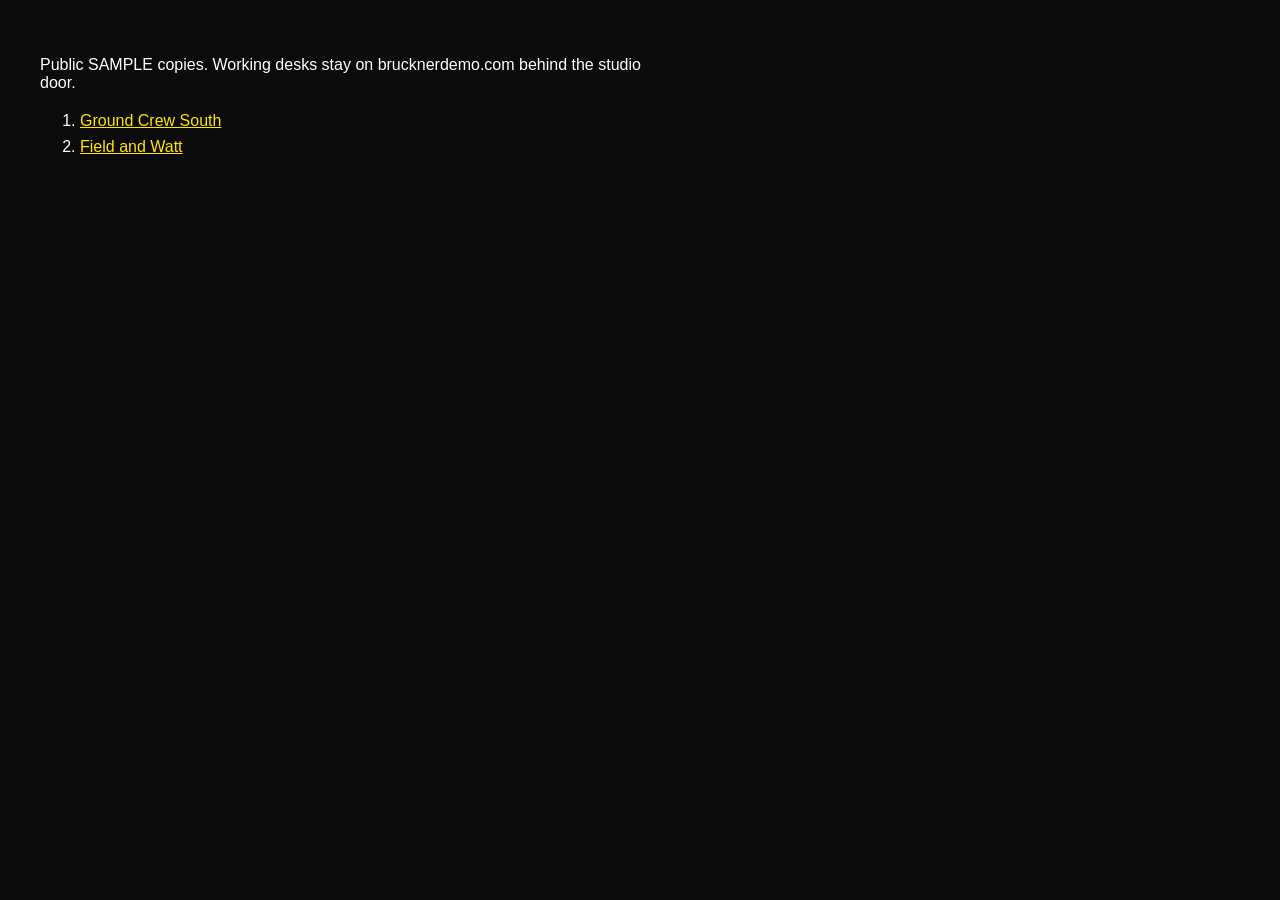
<file: index.html>
<!doctype html>
<html lang="en">
  <head>
    <meta charset="utf-8" />
    <meta name="viewport" content="width=device-width, initial-scale=1" />
    <title>BRIK public desks</title>
    <style>
      body { background:#0B0B0B; color:#fff; font-family:sans-serif; padding:2rem; max-width:40rem; }
      a { color:#ffe500; }
      ol { line-height:1.6; }
    </style>
  </head>
  <body>
    <p>Public SAMPLE copies. Working desks stay on brucknerdemo.com behind the studio door.</p>
    <ol>
      <li><a href="/ground-crew-south/">Ground Crew South</a></li>
      <li><a href="/field-and-watt/">Field and Watt</a></li>
    </ol>
  </body>
</html>
</file>
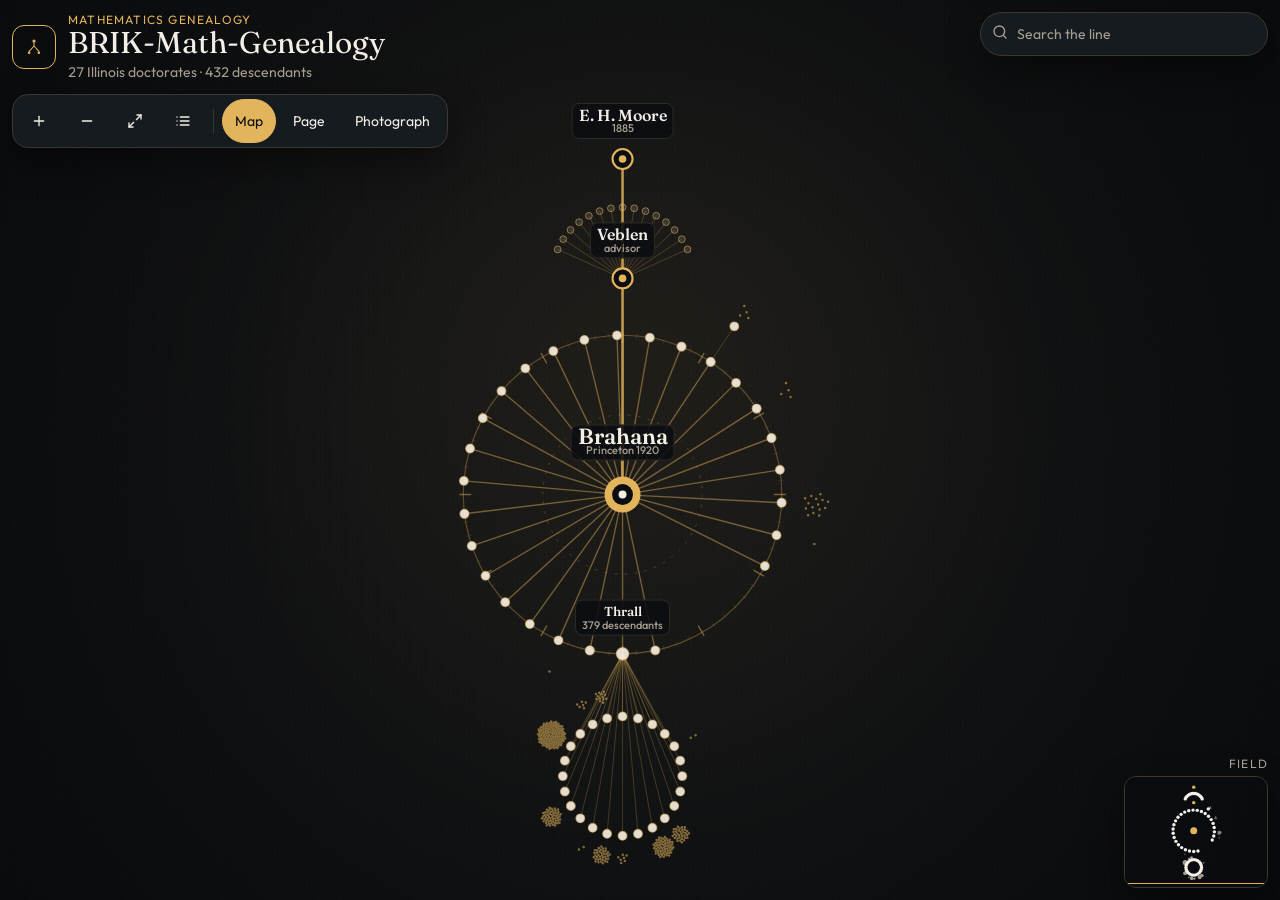
<file: brik-math-genealogy/index.html>
<!doctype html>
<html lang="en">
  <head>
    <meta charset="utf-8" />
    <meta name="viewport" content="width=device-width, initial-scale=1" />
    <title>BRIK-Math-Genealogy</title>
    <link rel="preconnect" href="https://fonts.googleapis.com" />
    <link rel="preconnect" href="https://fonts.gstatic.com" crossorigin />
    <link
      href="https://fonts.googleapis.com/css2?family=Fraunces:opsz,wght@9..144,560;9..144,640&family=Outfit:wght@380;520;600&display=swap"
      rel="stylesheet"
    />
    <script type="module" crossorigin src="./assets/index-CFIhoujj.js"></script>
    <link rel="stylesheet" crossorigin href="./assets/style-Bgqzj1Dq.css">
  </head>
  <body class="h-dvh overflow-hidden bg-ink font-sans text-paper antialiased">
    <div id="root" class="h-dvh"></div>
  </body>
</html>
</file>
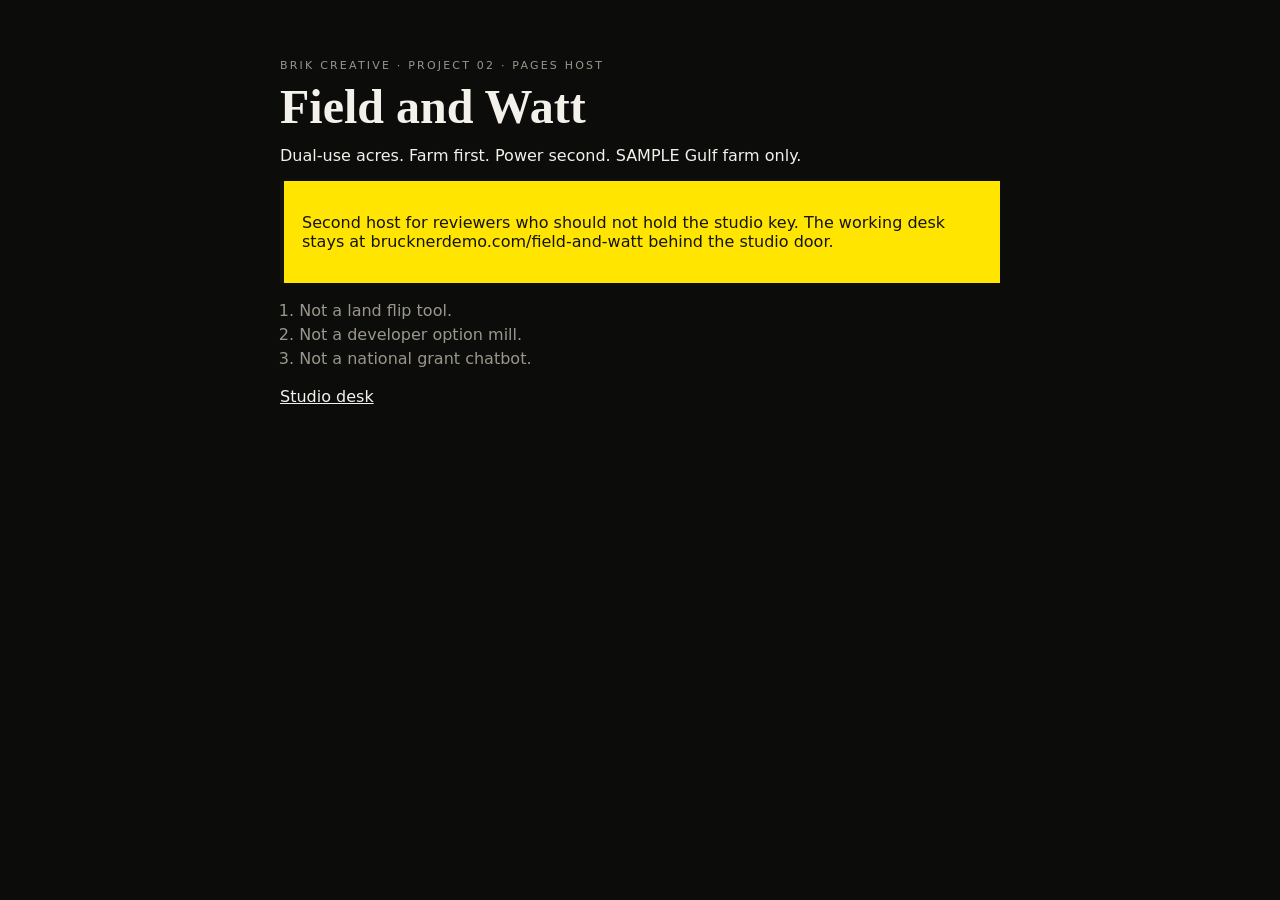
<file: field-and-watt/index.html>
<!doctype html>
<html lang="en">
  <head>
    <meta charset="utf-8" />
    <meta name="viewport" content="width=device-width, initial-scale=1" />
    <title>Field and Watt · SAMPLE</title>
    <meta name="robots" content="noindex" />
    <style>
      :root { color-scheme: dark; }
      body { margin: 0; font-family: Figtree, ui-sans-serif, system-ui, sans-serif; background: #0c0c0b; color: #f3f1ea; }
      main { max-width: 720px; margin: 0 auto; padding: 48px 20px; }
      p.kicker { font-size: 11px; letter-spacing: .2em; text-transform: uppercase; color: #9a968b; }
      h1 { font-family: Georgia, serif; font-size: 48px; line-height: .95; margin: 12px 0 16px; }
      .box { background: #ffe500; color: #14140f; padding: 16px 18px; border-left: 4px solid #14140f; }
      a { color: inherit; }
      ol { padding-left: 1.2rem; line-height: 1.5; color: #9a968b; }
    </style>
  </head>
  <body>
    <main>
      <p class="kicker">BRIK Creative · Project 02 · Pages host</p>
      <h1>Field and Watt</h1>
      <p>Dual-use acres. Farm first. Power second. SAMPLE Gulf farm only.</p>
      <div class="box">
        <p>Second host for reviewers who should not hold the studio key. The working desk stays at brucknerdemo.com/field-and-watt behind the studio door.</p>
      </div>
      <ol>
        <li>Not a land flip tool.</li>
        <li>Not a developer option mill.</li>
        <li>Not a national grant chatbot.</li>
      </ol>
      <p><a href="https://brucknerdemo.com/field-and-watt/">Studio desk</a></p>
    </main>
  </body>
</html>
</file>
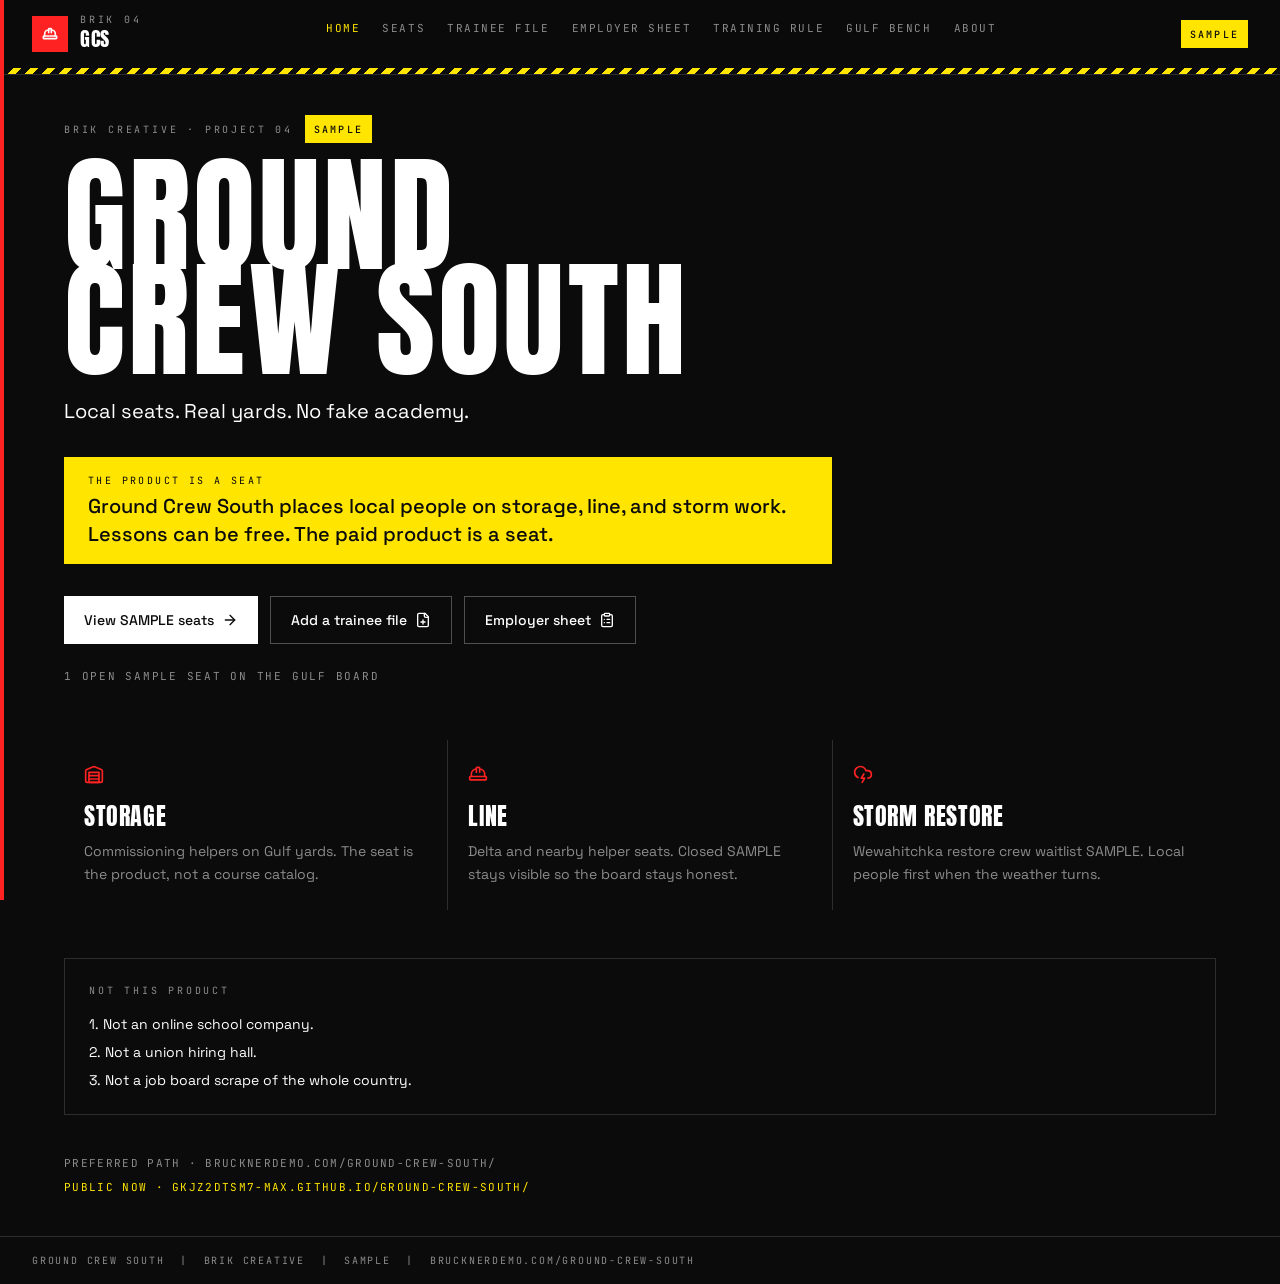
<file: ground-crew-south/index.html>
<!doctype html>
<html lang="en" class="antialiased">
  <head>
    <meta charset="UTF-8" />
    <meta name="viewport" content="width=device-width, initial-scale=1" />
    <title>Ground Crew South</title>
    <meta
      name="description"
      content="Ground Crew South places local people on storage, line, and storm work. Lessons can be free. The paid product is a seat. SAMPLE seed only."
    />
    <meta name="theme-color" content="#0B0B0B" />
    <link rel="icon" type="image/svg+xml" href="/ground-crew-south/favicon.svg" />
    <link rel="preconnect" href="https://fonts.googleapis.com" />
    <link rel="preconnect" href="https://fonts.gstatic.com" crossorigin />
    <link
      rel="stylesheet"
      href="https://fonts.googleapis.com/css2?family=Anton&family=JetBrains+Mono:wght@400;500&family=Space+Grotesk:wght@400;500;600;700&display=swap"
    />
    <script type="module" crossorigin src="/ground-crew-south/assets/index-BOOY41tv.js"></script>
    <link rel="stylesheet" crossorigin href="/ground-crew-south/assets/index-DjBgbU3O.css">
  </head>
  <body>
    <div id="root"></div>
  </body>
</html>
</file>
<file: brik-math-genealogy/assets/style-Bgqzj1Dq.css>
/*! tailwindcss v4.3.3 | MIT License | https://tailwindcss.com */
@layer properties{@supports (((-webkit-hyphens:none)) and (not (margin-trim:inline))) or ((-moz-orient:inline) and (not (color:rgb(from red r g b)))){*,:before,:after,::backdrop{--tw-rotate-x:initial;--tw-rotate-y:initial;--tw-rotate-z:initial;--tw-skew-x:initial;--tw-skew-y:initial;--tw-space-y-reverse:0;--tw-border-style:solid;--tw-leading:initial;--tw-font-weight:initial;--tw-tracking:initial;--tw-ordinal:initial;--tw-slashed-zero:initial;--tw-numeric-figure:initial;--tw-numeric-spacing:initial;--tw-numeric-fraction:initial;--tw-shadow:0 0 #0000;--tw-shadow-color:initial;--tw-shadow-alpha:100%;--tw-inset-shadow:0 0 #0000;--tw-inset-shadow-color:initial;--tw-inset-shadow-alpha:100%;--tw-ring-color:initial;--tw-ring-shadow:0 0 #0000;--tw-inset-ring-color:initial;--tw-inset-ring-shadow:0 0 #0000;--tw-ring-inset:initial;--tw-ring-offset-width:0px;--tw-ring-offset-color:#fff;--tw-ring-offset-shadow:0 0 #0000;--tw-blur:initial;--tw-brightness:initial;--tw-contrast:initial;--tw-grayscale:initial;--tw-hue-rotate:initial;--tw-invert:initial;--tw-opacity:initial;--tw-saturate:initial;--tw-sepia:initial;--tw-drop-shadow:initial;--tw-drop-shadow-color:initial;--tw-drop-shadow-alpha:100%;--tw-drop-shadow-size:initial}}}@layer theme{:root,:host{--font-sans:"Outfit", "Avenir Next", "Segoe UI", sans-serif;--font-mono:ui-monospace, SFMono-Regular, Menlo, Monaco, Consolas, "Liberation Mono", "Courier New", monospace;--color-red-500:oklch(63.7% .237 25.331);--color-zinc-50:oklch(98.5% 0 none);--color-zinc-400:oklch(70.5% .015 286.067);--color-zinc-500:oklch(55.2% .016 285.938);--color-zinc-900:oklch(21% .006 285.885);--color-zinc-950:oklch(14.1% .005 285.823);--color-neutral-100:oklch(97% 0 none);--color-neutral-300:oklch(87% 0 none);--color-neutral-700:oklch(37.1% 0 none);--color-neutral-900:oklch(20.5% 0 none);--color-black:#000;--color-white:#fff;--spacing:.25rem;--container-sm:24rem;--container-md:28rem;--text-xs:.75rem;--text-xs--line-height:calc(1 / .75);--text-sm:.875rem;--text-sm--line-height:calc(1.25 / .875);--text-lg:1.125rem;--text-lg--line-height:calc(1.75 / 1.125);--text-xl:1.25rem;--text-xl--line-height:calc(1.75 / 1.25);--text-2xl:1.5rem;--text-2xl--line-height:calc(2 / 1.5);--text-3xl:1.875rem;--text-3xl--line-height:calc(2.25 / 1.875);--font-weight-medium:500;--font-weight-semibold:600;--tracking-wide:.025em;--tracking-widest:.1em;--leading-tight:1.25;--leading-relaxed:1.625;--radius-md:.375rem;--radius-lg:.5rem;--radius-xl:.75rem;--radius-2xl:1rem;--default-transition-duration:.15s;--default-transition-timing-function:cubic-bezier(.4, 0, .2, 1);--default-font-family:var(--font-sans);--default-mono-font-family:var(--font-mono);--color-ink:#0b0d10;--color-panel:#161b20;--color-line:#3e372f;--color-stone:#a79f91;--color-paper:#f4efe6;--color-brass:#e2b45c;--font-display:"Fraunces", Palatino, "Palatino Linotype", "Times New Roman", serif}}@layer base{*,:after,:before,::backdrop{box-sizing:border-box;border:0 solid;margin:0;padding:0}::file-selector-button{box-sizing:border-box;border:0 solid;margin:0;padding:0}html,:host{-webkit-text-size-adjust:100%;tab-size:4;line-height:1.5;font-family:var(--default-font-family,-apple-system, BlinkMacSystemFont, "Segoe UI", Roboto, "Helvetica Neue", "Noto Sans", Arial, sans-serif, "Apple Color Emoji", "Segoe UI Emoji", "Segoe UI Symbol", "Noto Color Emoji");font-feature-settings:var(--default-font-feature-settings,normal);font-variation-settings:var(--default-font-variation-settings,normal);-webkit-tap-highlight-color:transparent}hr{height:0;color:inherit;border-top-width:1px}abbr:where([title]){-webkit-text-decoration:underline dotted;text-decoration:underline dotted}h1,h2,h3,h4,h5,h6{font-size:inherit;font-weight:inherit}a{color:inherit;-webkit-text-decoration:inherit;-webkit-text-decoration:inherit;-webkit-text-decoration:inherit;-webkit-text-decoration:inherit;text-decoration:inherit}b,strong{font-weight:bolder}code,kbd,samp,pre{font-family:var(--default-mono-font-family,ui-monospace, SFMono-Regular, Menlo, Monaco, Consolas, "Liberation Mono", "Courier New", monospace);font-feature-settings:var(--default-mono-font-feature-settings,normal);font-variation-settings:var(--default-mono-font-variation-settings,normal);font-size:1em}small{font-size:80%}sub,sup{vertical-align:baseline;font-size:75%;line-height:0;position:relative}sub{bottom:-.25em}sup{top:-.5em}table{text-indent:0;border-color:inherit;border-collapse:collapse}:-moz-focusring:where(:not(iframe)){outline:auto}progress{vertical-align:baseline}summary{display:list-item}ol,ul,menu{list-style:none}img,svg,video,canvas,audio,iframe,embed,object{vertical-align:middle;display:block}img,video{max-width:100%;height:auto}button,input,select,optgroup,textarea{font:inherit;font-feature-settings:inherit;font-variation-settings:inherit;letter-spacing:inherit;color:inherit;opacity:1;background-color:#0000;border-radius:0}::file-selector-button{font:inherit;font-feature-settings:inherit;font-variation-settings:inherit;letter-spacing:inherit;color:inherit;opacity:1;background-color:#0000;border-radius:0}:where(select:is([multiple],[size])) optgroup{font-weight:bolder}:where(select:is([multiple],[size])) optgroup option{padding-inline-start:20px}::file-selector-button{margin-inline-end:4px}::placeholder{opacity:1}@supports (not ((-webkit-appearance:-apple-pay-button))) or (contain-intrinsic-size:1px){::placeholder{color:currentColor}@supports (color:color-mix(in lab, red, red)){::placeholder{color:color-mix(in oklab, currentcolor 50%, transparent)}}}textarea{resize:vertical}::-webkit-search-decoration{-webkit-appearance:none}::-webkit-date-and-time-value{min-height:1lh;text-align:inherit}::-webkit-datetime-edit{display:inline-flex}::-webkit-datetime-edit-fields-wrapper{padding:0}::-webkit-datetime-edit{padding-block:0}::-webkit-datetime-edit-year-field{padding-block:0}::-webkit-datetime-edit-month-field{padding-block:0}::-webkit-datetime-edit-day-field{padding-block:0}::-webkit-datetime-edit-hour-field{padding-block:0}::-webkit-datetime-edit-minute-field{padding-block:0}::-webkit-datetime-edit-second-field{padding-block:0}::-webkit-datetime-edit-millisecond-field{padding-block:0}::-webkit-datetime-edit-meridiem-field{padding-block:0}::-webkit-calendar-picker-indicator{line-height:1}:-moz-ui-invalid{box-shadow:none}button,input:where([type=button],[type=reset],[type=submit]){appearance:button}::file-selector-button{appearance:button}::-webkit-inner-spin-button{height:auto}::-webkit-outer-spin-button{height:auto}[hidden]:where(:not([hidden=until-found])){display:none!important}html{-webkit-font-smoothing:antialiased;-moz-osx-font-smoothing:grayscale;background:var(--color-ink);color:var(--color-paper)}button:not(:disabled),[role=button]:not(:disabled){cursor:pointer}}@layer components;@layer utilities{.pointer-events-auto{pointer-events:auto}.pointer-events-none{pointer-events:none}.visible{visibility:visible}.sr-only{clip-path:inset(50%);white-space:nowrap;border-width:0;width:1px;height:1px;margin:-1px;padding:0;position:absolute;overflow:hidden}.absolute{position:absolute}.fixed{position:fixed}.relative{position:relative}.static{position:static}.inset-0{inset:0}.inset-x-3{inset-inline:calc(var(--spacing) * 3)}.top-0{top:0}.top-3{top:calc(var(--spacing) * 3)}.top-12{top:calc(var(--spacing) * 12)}.top-44{top:calc(var(--spacing) * 44)}.right-0{right:0}.right-3{right:calc(var(--spacing) * 3)}.bottom-3{bottom:calc(var(--spacing) * 3)}.bottom-4{bottom:calc(var(--spacing) * 4)}.left-3{left:calc(var(--spacing) * 3)}.z-10{z-index:10}.z-20{z-index:20}.mx-1{margin-inline:var(--spacing)}.mt-1{margin-top:var(--spacing)}.mt-2{margin-top:calc(var(--spacing) * 2)}.mt-3{margin-top:calc(var(--spacing) * 3)}.mt-4{margin-top:calc(var(--spacing) * 4)}.mb-1{margin-bottom:var(--spacing)}.mb-3{margin-bottom:calc(var(--spacing) * 3)}.mb-4{margin-bottom:calc(var(--spacing) * 4)}.ml-2{margin-left:calc(var(--spacing) * 2)}.block{display:block}.flex{display:flex}.grid{display:grid}.hidden{display:none}.inline{display:inline}.inline-block{display:inline-block}.inline-flex{display:inline-flex}.table{display:table}.size-4{width:calc(var(--spacing) * 4);height:calc(var(--spacing) * 4)}.size-5{width:calc(var(--spacing) * 5);height:calc(var(--spacing) * 5)}.size-10{width:calc(var(--spacing) * 10);height:calc(var(--spacing) * 10)}.size-11{width:calc(var(--spacing) * 11);height:calc(var(--spacing) * 11)}.h-6{height:calc(var(--spacing) * 6)}.h-8{height:calc(var(--spacing) * 8)}.h-11{height:calc(var(--spacing) * 11)}.h-24{height:calc(var(--spacing) * 24)}.h-dvh{height:100dvh}.h-full{height:100%}.h-px{height:1px}.max-h-80{max-height:calc(var(--spacing) * 80)}.min-h-screen{min-height:100vh}.w-8{width:calc(var(--spacing) * 8)}.w-12{width:calc(var(--spacing) * 12)}.w-32{width:calc(var(--spacing) * 32)}.w-44{width:calc(var(--spacing) * 44)}.w-80{width:calc(var(--spacing) * 80)}.w-96{width:calc(var(--spacing) * 96)}.w-full{width:100%}.w-px{width:1px}.max-w-full{max-width:100%}.max-w-md{max-width:var(--container-md)}.max-w-sm{max-width:var(--container-sm)}.min-w-0{min-width:0}.shrink-0{flex-shrink:0}.grow{flex-grow:1}.transform{transform:var(--tw-rotate-x,) var(--tw-rotate-y,) var(--tw-rotate-z,) var(--tw-skew-x,) var(--tw-skew-y,)}.cursor-grab{cursor:grab}.cursor-grabbing{cursor:grabbing}.cursor-pointer{cursor:pointer}.touch-none{touch-action:none}.resize{resize:both}.flex-col{flex-direction:column}.flex-wrap{flex-wrap:wrap}.place-items-center{place-items:center}.items-baseline{align-items:baseline}.items-center{align-items:center}.items-start{align-items:flex-start}.justify-between{justify-content:space-between}.justify-center{justify-content:center}.justify-end{justify-content:flex-end}.gap-1{gap:var(--spacing)}.gap-2{gap:calc(var(--spacing) * 2)}.gap-3{gap:calc(var(--spacing) * 3)}:where(.space-y-3>:not(:last-child)){--tw-space-y-reverse:0;margin-block-start:calc(calc(var(--spacing) * 3) * var(--tw-space-y-reverse));margin-block-end:calc(calc(var(--spacing) * 3) * calc(1 - var(--tw-space-y-reverse)))}.overflow-auto{overflow:auto}.overflow-hidden{overflow:hidden}.rounded-2xl{border-radius:var(--radius-2xl)}.rounded-full{border-radius:2147483647px}.rounded-lg{border-radius:var(--radius-lg)}.rounded-md{border-radius:var(--radius-md)}.rounded-xl{border-radius:var(--radius-xl)}.border{border-style:var(--tw-border-style);border-width:1px}.border-brass{border-color:var(--color-brass)}.border-line{border-color:var(--color-line)}.border-neutral-300{border-color:var(--color-neutral-300)}.border-transparent{border-color:#0000}.bg-black\/10{background-color:#0000001a}@supports (color:color-mix(in lab, red, red)){.bg-black\/10{background-color:color-mix(in oklab, var(--color-black) 10%, transparent)}}.bg-brass{background-color:var(--color-brass)}.bg-ink{background-color:var(--color-ink)}.bg-line{background-color:var(--color-line)}.bg-panel{background-color:var(--color-panel)}.bg-transparent{background-color:#0000}.bg-zinc-50{background-color:var(--color-zinc-50)}.object-cover{object-fit:cover}.p-1{padding:var(--spacing)}.p-4{padding:calc(var(--spacing) * 4)}.p-5{padding:calc(var(--spacing) * 5)}.px-2{padding-inline:calc(var(--spacing) * 2)}.px-3{padding-inline:calc(var(--spacing) * 3)}.px-4{padding-inline:calc(var(--spacing) * 4)}.px-6{padding-inline:calc(var(--spacing) * 6)}.py-2{padding-block:calc(var(--spacing) * 2)}.py-3{padding-block:calc(var(--spacing) * 3)}.pr-10{padding-right:calc(var(--spacing) * 10)}.pl-9{padding-left:calc(var(--spacing) * 9)}.text-center{text-align:center}.text-left{text-align:left}.text-right{text-align:right}.font-display{font-family:var(--font-display)}.font-sans{font-family:var(--font-sans)}.text-3xl{font-size:var(--text-3xl);line-height:var(--tw-leading,var(--text-3xl--line-height))}.text-lg{font-size:var(--text-lg);line-height:var(--tw-leading,var(--text-lg--line-height))}.text-sm{font-size:var(--text-sm);line-height:var(--tw-leading,var(--text-sm--line-height))}.text-xl{font-size:var(--text-xl);line-height:var(--tw-leading,var(--text-xl--line-height))}.text-xs{font-size:var(--text-xs);line-height:var(--tw-leading,var(--text-xs--line-height))}.leading-none{--tw-leading:1;line-height:1}.leading-relaxed{--tw-leading:var(--leading-relaxed);line-height:var(--leading-relaxed)}.leading-tight{--tw-leading:var(--leading-tight);line-height:var(--leading-tight)}.font-medium{--tw-font-weight:var(--font-weight-medium);font-weight:var(--font-weight-medium)}.font-semibold{--tw-font-weight:var(--font-weight-semibold);font-weight:var(--font-weight-semibold)}.tracking-wide{--tw-tracking:var(--tracking-wide);letter-spacing:var(--tracking-wide)}.tracking-widest{--tw-tracking:var(--tracking-widest);letter-spacing:var(--tracking-widest)}.text-balance{text-wrap:balance}.text-pretty{text-wrap:pretty}.break-words{overflow-wrap:break-word}.text-brass{color:var(--color-brass)}.text-ink{color:var(--color-ink)}.text-paper{color:var(--color-paper)}.text-red-500{color:var(--color-red-500)}.text-stone{color:var(--color-stone)}.text-zinc-500{color:var(--color-zinc-500)}.text-zinc-900{color:var(--color-zinc-900)}.uppercase{text-transform:uppercase}.tabular-nums{--tw-numeric-spacing:tabular-nums;font-variant-numeric:var(--tw-ordinal,) var(--tw-slashed-zero,) var(--tw-numeric-figure,) var(--tw-numeric-spacing,) var(--tw-numeric-fraction,)}.underline{text-decoration-line:underline}.underline-offset-4{text-underline-offset:4px}.antialiased{-webkit-font-smoothing:antialiased;-moz-osx-font-smoothing:grayscale}.opacity-70{opacity:.7}.shadow-float{--tw-shadow:0 14px 36px var(--tw-shadow-color,#0000006b);box-shadow:var(--tw-inset-shadow), var(--tw-inset-ring-shadow), var(--tw-ring-offset-shadow), var(--tw-ring-shadow), var(--tw-shadow)}.ring{--tw-ring-shadow:var(--tw-ring-inset,) 0 0 0 calc(1px + var(--tw-ring-offset-width)) var(--tw-ring-color,currentcolor);box-shadow:var(--tw-inset-shadow), var(--tw-inset-ring-shadow), var(--tw-ring-offset-shadow), var(--tw-ring-shadow), var(--tw-shadow)}.blur{--tw-blur:blur(8px);filter:var(--tw-blur,) var(--tw-brightness,) var(--tw-contrast,) var(--tw-grayscale,) var(--tw-hue-rotate,) var(--tw-invert,) var(--tw-saturate,) var(--tw-sepia,) var(--tw-drop-shadow,)}.filter\!{filter:var(--tw-blur,) var(--tw-brightness,) var(--tw-contrast,) var(--tw-grayscale,) var(--tw-hue-rotate,) var(--tw-invert,) var(--tw-saturate,) var(--tw-sepia,) var(--tw-drop-shadow,)!important}.transition{transition-property:color,background-color,border-color,outline-color,text-decoration-color,fill,stroke,--tw-gradient-from,--tw-gradient-via,--tw-gradient-to,opacity,box-shadow,transform,translate,scale,rotate,filter,-webkit-backdrop-filter,backdrop-filter,display,content-visibility,overlay,pointer-events;transition-timing-function:var(--tw-ease,var(--default-transition-timing-function));transition-duration:var(--tw-duration,var(--default-transition-duration))}.outline-none{--tw-outline-style:none;outline-style:none}.placeholder\:text-stone::placeholder{color:var(--color-stone)}@media (hover:hover){.hover\:bg-ink:hover{background-color:var(--color-ink)}.hover\:bg-neutral-100:hover{background-color:var(--color-neutral-100)}.hover\:underline:hover{text-decoration-line:underline}}.focus-visible\:border-brass:focus-visible{border-color:var(--color-brass)}.disabled\:cursor-wait:disabled{cursor:wait}.disabled\:no-underline:disabled{text-decoration-line:none}@media (width>=40rem){.sm\:block{display:block}.sm\:w-72{width:calc(var(--spacing) * 72)}.sm\:text-2xl{font-size:var(--text-2xl);line-height:var(--tw-leading,var(--text-2xl--line-height))}.sm\:text-sm{font-size:var(--text-sm);line-height:var(--tw-leading,var(--text-sm--line-height))}}@media (width>=48rem){.md\:h-28{height:calc(var(--spacing) * 28)}.md\:w-36{width:calc(var(--spacing) * 36)}}@media (width>=64rem){.lg\:text-3xl{font-size:var(--text-3xl);line-height:var(--tw-leading,var(--text-3xl--line-height))}}@media (prefers-color-scheme:dark){.dark\:border-neutral-700{border-color:var(--color-neutral-700)}.dark\:bg-white\/20{background-color:#fff3}@supports (color:color-mix(in lab, red, red)){.dark\:bg-white\/20{background-color:color-mix(in oklab, var(--color-white) 20%, transparent)}}.dark\:bg-zinc-950{background-color:var(--color-zinc-950)}.dark\:text-zinc-50{color:var(--color-zinc-50)}.dark\:text-zinc-400{color:var(--color-zinc-400)}@media (hover:hover){.dark\:hover\:bg-neutral-900:hover{background-color:var(--color-neutral-900)}}}}.atlas-scroll{scrollbar-width:thin;scrollbar-color:var(--color-line) transparent}.dossier-panel{max-height:min(52dvh,36rem)}@media (width>=768px){.dossier-panel{max-height:calc(100dvh - 8.5rem)}}.chrome-btn{transition:background-color .15s cubic-bezier(.22,1,.36,1),color .15s cubic-bezier(.22,1,.36,1),border-color .15s cubic-bezier(.22,1,.36,1)}.atlas-rise{animation:.25s cubic-bezier(.22,1,.36,1) atlas-in}@keyframes atlas-in{0%{opacity:0;transform:translateY(8px)}to{opacity:1;transform:none}}@media (prefers-reduced-motion:reduce){.chrome-btn{transition:none}.atlas-rise{animation:none}}@property --tw-rotate-x{syntax:"*";inherits:false}@property --tw-rotate-y{syntax:"*";inherits:false}@property --tw-rotate-z{syntax:"*";inherits:false}@property --tw-skew-x{syntax:"*";inherits:false}@property --tw-skew-y{syntax:"*";inherits:false}@property --tw-space-y-reverse{syntax:"*";inherits:false;initial-value:0}@property --tw-border-style{syntax:"*";inherits:false;initial-value:solid}@property --tw-leading{syntax:"*";inherits:false}@property --tw-font-weight{syntax:"*";inherits:false}@property --tw-tracking{syntax:"*";inherits:false}@property --tw-ordinal{syntax:"*";inherits:false}@property --tw-slashed-zero{syntax:"*";inherits:false}@property --tw-numeric-figure{syntax:"*";inherits:false}@property --tw-numeric-spacing{syntax:"*";inherits:false}@property --tw-numeric-fraction{syntax:"*";inherits:false}@property --tw-shadow{syntax:"*";inherits:false;initial-value:0 0 #0000}@property --tw-shadow-color{syntax:"*";inherits:false}@property --tw-shadow-alpha{syntax:"<percentage>";inherits:false;initial-value:100%}@property --tw-inset-shadow{syntax:"*";inherits:false;initial-value:0 0 #0000}@property --tw-inset-shadow-color{syntax:"*";inherits:false}@property --tw-inset-shadow-alpha{syntax:"<percentage>";inherits:false;initial-value:100%}@property --tw-ring-color{syntax:"*";inherits:false}@property --tw-ring-shadow{syntax:"*";inherits:false;initial-value:0 0 #0000}@property --tw-inset-ring-color{syntax:"*";inherits:false}@property --tw-inset-ring-shadow{syntax:"*";inherits:false;initial-value:0 0 #0000}@property --tw-ring-inset{syntax:"*";inherits:false}@property --tw-ring-offset-width{syntax:"<length>";inherits:false;initial-value:0}@property --tw-ring-offset-color{syntax:"*";inherits:false;initial-value:#fff}@property --tw-ring-offset-shadow{syntax:"*";inherits:false;initial-value:0 0 #0000}@property --tw-blur{syntax:"*";inherits:false}@property --tw-brightness{syntax:"*";inherits:false}@property --tw-contrast{syntax:"*";inherits:false}@property --tw-grayscale{syntax:"*";inherits:false}@property --tw-hue-rotate{syntax:"*";inherits:false}@property --tw-invert{syntax:"*";inherits:false}@property --tw-opacity{syntax:"*";inherits:false}@property --tw-saturate{syntax:"*";inherits:false}@property --tw-sepia{syntax:"*";inherits:false}@property --tw-drop-shadow{syntax:"*";inherits:false}@property --tw-drop-shadow-color{syntax:"*";inherits:false}@property --tw-drop-shadow-alpha{syntax:"<percentage>";inherits:false;initial-value:100%}@property --tw-drop-shadow-size{syntax:"*";inherits:false}
/*$vite$:1*/
</file>
<file: ground-crew-south/assets/index-DjBgbU3O.css>
/*! tailwindcss v4.3.3 | MIT License | https://tailwindcss.com */
@layer properties{@supports (((-webkit-hyphens:none)) and (not (margin-trim:inline))) or ((-moz-orient:inline) and (not (color:rgb(from red r g b)))){*,:before,:after,::backdrop{--tw-space-y-reverse:0;--tw-border-style:solid;--tw-leading:initial;--tw-font-weight:initial;--tw-tracking:initial;--tw-ordinal:initial;--tw-slashed-zero:initial;--tw-numeric-figure:initial;--tw-numeric-spacing:initial;--tw-numeric-fraction:initial;--tw-backdrop-blur:initial;--tw-backdrop-brightness:initial;--tw-backdrop-contrast:initial;--tw-backdrop-grayscale:initial;--tw-backdrop-hue-rotate:initial;--tw-backdrop-invert:initial;--tw-backdrop-opacity:initial;--tw-backdrop-saturate:initial;--tw-backdrop-sepia:initial;--tw-duration:initial}}}@layer theme{:root,:host{--font-sans:"Space Grotesk", "Segoe UI", system-ui, sans-serif;--font-mono:"JetBrains Mono", ui-monospace, "SFMono-Regular", Menlo, Consolas, monospace;--spacing:.25rem;--container-2xl:42rem;--container-3xl:48rem;--container-6xl:72rem;--text-xs:.75rem;--text-xs--line-height:calc(1 / .75);--text-sm:.875rem;--text-sm--line-height:calc(1.25 / .875);--text-base:1rem;--text-base--line-height:calc(1.5 / 1);--text-lg:1.125rem;--text-lg--line-height:calc(1.75 / 1.125);--text-xl:1.25rem;--text-xl--line-height:calc(1.75 / 1.25);--text-2xl:1.5rem;--text-2xl--line-height:calc(2 / 1.5);--text-3xl:1.875rem;--text-3xl--line-height:calc(2.25 / 1.875);--text-4xl:2.25rem;--text-4xl--line-height:calc(2.5 / 2.25);--text-5xl:3rem;--text-5xl--line-height:1;--text-7xl:4.5rem;--text-7xl--line-height:1;--text-8xl:6rem;--text-8xl--line-height:1;--text-9xl:8rem;--text-9xl--line-height:1;--font-weight-medium:500;--tracking-normal:0em;--tracking-wide:.025em;--leading-relaxed:1.625;--blur-sm:8px;--default-transition-duration:.15s;--default-transition-timing-function:cubic-bezier(.4, 0, .2, 1);--default-font-family:var(--font-sans);--default-mono-font-family:var(--font-mono);--font-display:"Anton", "Arial Black", "Impact", system-ui, sans-serif;--color-ink:#0b0b0b;--color-ink2:#141414;--color-paper:#fff;--color-signal:#f22;--color-yellow:#ffe500;--color-grey:#8c8c8c;--color-line:#ffffff24;--color-line-strong:#ffffff47}}@layer base{*,:after,:before,::backdrop{box-sizing:border-box;border:0 solid;margin:0;padding:0}::file-selector-button{box-sizing:border-box;border:0 solid;margin:0;padding:0}html,:host{-webkit-text-size-adjust:100%;tab-size:4;line-height:1.5;font-family:var(--default-font-family,-apple-system, BlinkMacSystemFont, "Segoe UI", Roboto, "Helvetica Neue", "Noto Sans", Arial, sans-serif, "Apple Color Emoji", "Segoe UI Emoji", "Segoe UI Symbol", "Noto Color Emoji");font-feature-settings:var(--default-font-feature-settings,normal);font-variation-settings:var(--default-font-variation-settings,normal);-webkit-tap-highlight-color:transparent}hr{height:0;color:inherit;border-top-width:1px}abbr:where([title]){-webkit-text-decoration:underline dotted;text-decoration:underline dotted}h1,h2,h3,h4,h5,h6{font-size:inherit;font-weight:inherit}a{color:inherit;-webkit-text-decoration:inherit;-webkit-text-decoration:inherit;-webkit-text-decoration:inherit;-webkit-text-decoration:inherit;text-decoration:inherit}b,strong{font-weight:bolder}code,kbd,samp,pre{font-family:var(--default-mono-font-family,ui-monospace, SFMono-Regular, Menlo, Monaco, Consolas, "Liberation Mono", "Courier New", monospace);font-feature-settings:var(--default-mono-font-feature-settings,normal);font-variation-settings:var(--default-mono-font-variation-settings,normal);font-size:1em}small{font-size:80%}sub,sup{vertical-align:baseline;font-size:75%;line-height:0;position:relative}sub{bottom:-.25em}sup{top:-.5em}table{text-indent:0;border-color:inherit;border-collapse:collapse}:-moz-focusring:where(:not(iframe)){outline:auto}progress{vertical-align:baseline}summary{display:list-item}ol,ul,menu{list-style:none}img,svg,video,canvas,audio,iframe,embed,object{vertical-align:middle;display:block}img,video{max-width:100%;height:auto}button,input,select,optgroup,textarea{font:inherit;font-feature-settings:inherit;font-variation-settings:inherit;letter-spacing:inherit;color:inherit;opacity:1;background-color:#0000;border-radius:0}::file-selector-button{font:inherit;font-feature-settings:inherit;font-variation-settings:inherit;letter-spacing:inherit;color:inherit;opacity:1;background-color:#0000;border-radius:0}:where(select:is([multiple],[size])) optgroup{font-weight:bolder}:where(select:is([multiple],[size])) optgroup option{padding-inline-start:20px}::file-selector-button{margin-inline-end:4px}::placeholder{opacity:1}@supports (not ((-webkit-appearance:-apple-pay-button))) or (contain-intrinsic-size:1px){::placeholder{color:currentColor}@supports (color:color-mix(in lab, red, red)){::placeholder{color:color-mix(in oklab, currentcolor 50%, transparent)}}}textarea{resize:vertical}::-webkit-search-decoration{-webkit-appearance:none}::-webkit-date-and-time-value{min-height:1lh;text-align:inherit}::-webkit-datetime-edit{display:inline-flex}::-webkit-datetime-edit-fields-wrapper{padding:0}::-webkit-datetime-edit{padding-block:0}::-webkit-datetime-edit-year-field{padding-block:0}::-webkit-datetime-edit-month-field{padding-block:0}::-webkit-datetime-edit-day-field{padding-block:0}::-webkit-datetime-edit-hour-field{padding-block:0}::-webkit-datetime-edit-minute-field{padding-block:0}::-webkit-datetime-edit-second-field{padding-block:0}::-webkit-datetime-edit-millisecond-field{padding-block:0}::-webkit-datetime-edit-meridiem-field{padding-block:0}::-webkit-calendar-picker-indicator{line-height:1}:-moz-ui-invalid{box-shadow:none}button,input:where([type=button],[type=reset],[type=submit]){appearance:button}::file-selector-button{appearance:button}::-webkit-inner-spin-button{height:auto}::-webkit-outer-spin-button{height:auto}[hidden]:where(:not([hidden=until-found])){display:none!important}html{-webkit-font-smoothing:antialiased;-moz-osx-font-smoothing:grayscale;background:var(--color-ink);color:var(--color-paper);--lightningcss-light: ;--lightningcss-dark:initial;color-scheme:dark}body{background:var(--color-ink);min-height:100dvh;color:var(--color-paper);font-family:var(--font-sans)}h1,h2,h3{text-wrap:balance}p{text-wrap:pretty}button:not(:disabled),[role=button]:not(:disabled){cursor:pointer}input,select,textarea{font:inherit;border-radius:0}}@layer components{.desk-root{color:#fff;--lightningcss-light: ;--lightningcss-dark:initial;color-scheme:dark;font-family:var(--font-sans);background:#0b0b0b}.desk-edge{z-index:60;background:#f22;width:4px;height:100%;position:fixed;top:0;left:0}.hazard-tape{background:repeating-linear-gradient(-45deg,#0b0b0b 0 8px,#ffe500 8px 16px);height:10px}.hazard-tape-thin{background:repeating-linear-gradient(-45deg,#0b0b0b 0 6px,#ffe500 6px 12px);height:6px}.side-label{z-index:50;transform-origin:0;font-family:var(--font-mono);letter-spacing:.28em;text-transform:uppercase;color:var(--color-grey);white-space:nowrap;pointer-events:none;font-size:10px;position:fixed;top:50%;left:18px;transform:translateY(-50%)rotate(-90deg)}.sample-watermark{pointer-events:none;font-family:var(--font-display);letter-spacing:.14em;color:#ff222214;-webkit-user-select:none;user-select:none;z-index:0;place-items:center;font-size:clamp(4rem,16vw,9rem);display:grid;position:absolute;inset:18% 0 8%;transform:rotate(-18deg)}.print-sheet{color:#0b0b0b;--lightningcss-light:initial;--lightningcss-dark: ;color-scheme:light;background:#fff;position:relative}.print-sheet input,.print-sheet select,.print-sheet textarea{color:#0b0b0b;--lightningcss-light:initial;--lightningcss-dark: ;color-scheme:light;background:#fff;border-color:#c8c8c8}}@layer utilities{.visible{visibility:visible}.sr-only{clip-path:inset(50%);white-space:nowrap;border-width:0;width:1px;height:1px;margin:-1px;padding:0;position:absolute;overflow:hidden}.fixed{position:fixed}.relative{position:relative}.static{position:static}.sticky{position:sticky}.inset-0{inset:0}.top-0{top:0}.z-10{z-index:10}.z-40{z-index:40}.z-50{z-index:50}.mx-auto{margin-inline:auto}.mt-1{margin-top:var(--spacing)}.mt-2{margin-top:calc(var(--spacing) * 2)}.mt-3{margin-top:calc(var(--spacing) * 3)}.mt-4{margin-top:calc(var(--spacing) * 4)}.mt-5{margin-top:calc(var(--spacing) * 5)}.mt-6{margin-top:calc(var(--spacing) * 6)}.mt-8{margin-top:calc(var(--spacing) * 8)}.mt-10{margin-top:calc(var(--spacing) * 10)}.mt-12{margin-top:calc(var(--spacing) * 12)}.mt-14{margin-top:calc(var(--spacing) * 14)}.mt-auto{margin-top:auto}.block{display:block}.contents{display:contents}.flex{display:flex}.grid{display:grid}.hidden{display:none}.inline-flex{display:inline-flex}.size-4{width:calc(var(--spacing) * 4);height:calc(var(--spacing) * 4)}.size-5{width:calc(var(--spacing) * 5);height:calc(var(--spacing) * 5)}.size-8{width:calc(var(--spacing) * 8);height:calc(var(--spacing) * 8)}.size-9{width:calc(var(--spacing) * 9);height:calc(var(--spacing) * 9)}.size-11{width:calc(var(--spacing) * 11);height:calc(var(--spacing) * 11)}.min-h-7{min-height:calc(var(--spacing) * 7)}.min-h-11{min-height:calc(var(--spacing) * 11)}.min-h-12{min-height:calc(var(--spacing) * 12)}.min-h-14{min-height:calc(var(--spacing) * 14)}.min-h-28{min-height:calc(var(--spacing) * 28)}.min-h-dvh{min-height:100dvh}.w-full{width:100%}.max-w-2xl{max-width:var(--container-2xl)}.max-w-3xl{max-width:var(--container-3xl)}.max-w-6xl{max-width:var(--container-6xl)}.flex-1{flex:1}.grid-cols-1{grid-template-columns:repeat(1,minmax(0,1fr))}.grid-cols-\[auto_1fr\]{grid-template-columns:auto 1fr}.flex-col{flex-direction:column}.flex-wrap{flex-wrap:wrap}.place-items-center{place-items:center}.items-center{align-items:center}.items-start{align-items:flex-start}.justify-between{justify-content:space-between}.justify-center{justify-content:center}.gap-0\.5{gap:calc(var(--spacing) * .5)}.gap-1{gap:var(--spacing)}.gap-2{gap:calc(var(--spacing) * 2)}.gap-3{gap:calc(var(--spacing) * 3)}.gap-4{gap:calc(var(--spacing) * 4)}.gap-5{gap:calc(var(--spacing) * 5)}.gap-6{gap:calc(var(--spacing) * 6)}.gap-px{gap:1px}:where(.space-y-1>:not(:last-child)){--tw-space-y-reverse:0;margin-block-start:calc(var(--spacing) * var(--tw-space-y-reverse));margin-block-end:calc(var(--spacing) * calc(1 - var(--tw-space-y-reverse)))}:where(.space-y-2>:not(:last-child)){--tw-space-y-reverse:0;margin-block-start:calc(calc(var(--spacing) * 2) * var(--tw-space-y-reverse));margin-block-end:calc(calc(var(--spacing) * 2) * calc(1 - var(--tw-space-y-reverse)))}.overflow-y-auto{overflow-y:auto}.border{border-style:var(--tw-border-style);border-width:1px}.border-t{border-top-style:var(--tw-border-style);border-top-width:1px}.border-b{border-bottom-style:var(--tw-border-style);border-bottom-width:1px}.border-b-4{border-bottom-style:var(--tw-border-style);border-bottom-width:4px}.border-l-4{border-left-style:var(--tw-border-style);border-left-width:4px}.border-grey{border-color:var(--color-grey)}.border-line{border-color:var(--color-line)}.border-line-strong{border-color:var(--color-line-strong)}.border-paper{border-color:var(--color-paper)}.border-signal{border-color:var(--color-signal)}.border-yellow{border-color:var(--color-yellow)}.bg-ink{background-color:var(--color-ink)}.bg-ink\/95{background-color:#0b0b0bf2}@supports (color:color-mix(in lab, red, red)){.bg-ink\/95{background-color:color-mix(in oklab, var(--color-ink) 95%, transparent)}}.bg-ink2{background-color:var(--color-ink2)}.bg-line{background-color:var(--color-line)}.bg-paper{background-color:var(--color-paper)}.bg-signal{background-color:var(--color-signal)}.bg-yellow{background-color:var(--color-yellow)}.p-4{padding:calc(var(--spacing) * 4)}.p-5{padding:calc(var(--spacing) * 5)}.p-6{padding:calc(var(--spacing) * 6)}.px-0{padding-inline:0}.px-2{padding-inline:calc(var(--spacing) * 2)}.px-2\.5{padding-inline:calc(var(--spacing) * 2.5)}.px-3{padding-inline:calc(var(--spacing) * 3)}.px-4{padding-inline:calc(var(--spacing) * 4)}.px-5{padding-inline:calc(var(--spacing) * 5)}.px-6{padding-inline:calc(var(--spacing) * 6)}.py-0{padding-block:0}.py-2{padding-block:calc(var(--spacing) * 2)}.py-3{padding-block:calc(var(--spacing) * 3)}.py-4{padding-block:calc(var(--spacing) * 4)}.py-6{padding-block:calc(var(--spacing) * 6)}.py-8{padding-block:calc(var(--spacing) * 8)}.pt-1{padding-top:var(--spacing)}.pt-4{padding-top:calc(var(--spacing) * 4)}.pt-24{padding-top:calc(var(--spacing) * 24)}.pb-4{padding-bottom:calc(var(--spacing) * 4)}.pb-10{padding-bottom:calc(var(--spacing) * 10)}.pl-6{padding-left:calc(var(--spacing) * 6)}.font-display{font-family:var(--font-display)}.font-mono{font-family:var(--font-mono)}.text-2xl{font-size:var(--text-2xl);line-height:var(--tw-leading,var(--text-2xl--line-height))}.text-3xl{font-size:var(--text-3xl);line-height:var(--tw-leading,var(--text-3xl--line-height))}.text-4xl{font-size:var(--text-4xl);line-height:var(--tw-leading,var(--text-4xl--line-height))}.text-5xl{font-size:var(--text-5xl);line-height:var(--tw-leading,var(--text-5xl--line-height))}.text-base{font-size:var(--text-base);line-height:var(--tw-leading,var(--text-base--line-height))}.text-lg{font-size:var(--text-lg);line-height:var(--tw-leading,var(--text-lg--line-height))}.text-sm{font-size:var(--text-sm);line-height:var(--tw-leading,var(--text-sm--line-height))}.text-xs{font-size:var(--text-xs);line-height:var(--tw-leading,var(--text-xs--line-height))}.text-\[10px\]{font-size:10px}.text-\[11px\]{font-size:11px}.text-\[15vw\]{font-size:15vw}.leading-\[0\.82\]{--tw-leading:.82;line-height:.82}.leading-none{--tw-leading:1;line-height:1}.leading-relaxed{--tw-leading:var(--leading-relaxed);line-height:var(--leading-relaxed)}.font-medium{--tw-font-weight:var(--font-weight-medium);font-weight:var(--font-weight-medium)}.tracking-\[0\.2em\]{--tw-tracking:.2em;letter-spacing:.2em}.tracking-\[0\.08em\]{--tw-tracking:.08em;letter-spacing:.08em}.tracking-\[0\.12em\]{--tw-tracking:.12em;letter-spacing:.12em}.tracking-\[0\.14em\]{--tw-tracking:.14em;letter-spacing:.14em}.tracking-\[0\.16em\]{--tw-tracking:.16em;letter-spacing:.16em}.tracking-\[0\.18em\]{--tw-tracking:.18em;letter-spacing:.18em}.tracking-\[0\.22em\]{--tw-tracking:.22em;letter-spacing:.22em}.tracking-\[0\.24em\]{--tw-tracking:.24em;letter-spacing:.24em}.tracking-\[0\.28em\]{--tw-tracking:.28em;letter-spacing:.28em}.tracking-normal{--tw-tracking:var(--tracking-normal);letter-spacing:var(--tracking-normal)}.tracking-wide{--tw-tracking:var(--tracking-wide);letter-spacing:var(--tracking-wide)}.text-balance{text-wrap:balance}.break-all{word-break:break-all}.text-grey{color:var(--color-grey)}.text-ink{color:var(--color-ink)}.text-paper{color:var(--color-paper)}.text-signal{color:var(--color-signal)}.text-yellow{color:var(--color-yellow)}.lowercase{text-transform:lowercase}.uppercase{text-transform:uppercase}.tabular-nums{--tw-numeric-spacing:tabular-nums;font-variant-numeric:var(--tw-ordinal,) var(--tw-slashed-zero,) var(--tw-numeric-figure,) var(--tw-numeric-spacing,) var(--tw-numeric-fraction,)}.underline-offset-4{text-underline-offset:4px}.antialiased{-webkit-font-smoothing:antialiased;-moz-osx-font-smoothing:grayscale}.backdrop-blur-sm{--tw-backdrop-blur:blur(var(--blur-sm));-webkit-backdrop-filter:var(--tw-backdrop-blur,) var(--tw-backdrop-brightness,) var(--tw-backdrop-contrast,) var(--tw-backdrop-grayscale,) var(--tw-backdrop-hue-rotate,) var(--tw-backdrop-invert,) var(--tw-backdrop-opacity,) var(--tw-backdrop-saturate,) var(--tw-backdrop-sepia,);backdrop-filter:var(--tw-backdrop-blur,) var(--tw-backdrop-brightness,) var(--tw-backdrop-contrast,) var(--tw-backdrop-grayscale,) var(--tw-backdrop-hue-rotate,) var(--tw-backdrop-invert,) var(--tw-backdrop-opacity,) var(--tw-backdrop-saturate,) var(--tw-backdrop-sepia,)}.transition-colors{transition-property:color,background-color,border-color,outline-color,text-decoration-color,fill,stroke,--tw-gradient-from,--tw-gradient-via,--tw-gradient-to;transition-timing-function:var(--tw-ease,var(--default-transition-timing-function));transition-duration:var(--tw-duration,var(--default-transition-duration))}.transition-transform{transition-property:transform,translate,scale,rotate;transition-timing-function:var(--tw-ease,var(--default-transition-timing-function));transition-duration:var(--tw-duration,var(--default-transition-duration))}.duration-150{--tw-duration:.15s;transition-duration:.15s}.outline-none{--tw-outline-style:none;outline-style:none}.first\:border-t-0:first-child{border-top-style:var(--tw-border-style);border-top-width:0}@media (hover:hover){.hover\:text-paper:hover{color:var(--color-paper)}.hover\:underline:hover{text-decoration-line:underline}}.focus\:not-sr-only:focus{clip-path:none;white-space:normal;width:auto;height:auto;margin:0;padding:0;position:static;overflow:visible}.focus\:absolute:focus{position:absolute}.focus\:top-3:focus{top:calc(var(--spacing) * 3)}.focus\:left-6:focus{left:calc(var(--spacing) * 6)}.focus\:z-\[70\]:focus{z-index:70}.focus\:border-yellow:focus{border-color:var(--color-yellow)}.focus\:bg-yellow:focus{background-color:var(--color-yellow)}.focus\:px-3:focus{padding-inline:calc(var(--spacing) * 3)}.focus\:py-2:focus{padding-block:calc(var(--spacing) * 2)}.focus\:text-ink:focus{color:var(--color-ink)}.active\:scale-\[0\.96\]:active{scale:.96}.disabled\:opacity-40:disabled{opacity:.4}@media (width>=40rem){.sm\:grid-cols-2{grid-template-columns:repeat(2,minmax(0,1fr))}.sm\:grid-cols-3{grid-template-columns:repeat(3,minmax(0,1fr))}.sm\:flex-row{flex-direction:row}.sm\:flex-wrap{flex-wrap:wrap}.sm\:p-6{padding:calc(var(--spacing) * 6)}.sm\:p-10{padding:calc(var(--spacing) * 10)}.sm\:px-0{padding-inline:0}.sm\:px-8{padding-inline:calc(var(--spacing) * 8)}.sm\:py-10{padding-block:calc(var(--spacing) * 10)}.sm\:text-7xl{font-size:var(--text-7xl);line-height:var(--tw-leading,var(--text-7xl--line-height))}.sm\:text-8xl{font-size:var(--text-8xl);line-height:var(--tw-leading,var(--text-8xl--line-height))}.sm\:text-base{font-size:var(--text-base);line-height:var(--tw-leading,var(--text-base--line-height))}.sm\:text-xl{font-size:var(--text-xl);line-height:var(--tw-leading,var(--text-xl--line-height))}}@media (width>=48rem){.md\:text-9xl{font-size:var(--text-9xl);line-height:var(--tw-leading,var(--text-9xl--line-height))}}@media (width>=64rem){.lg\:flex{display:flex}.lg\:hidden{display:none}.lg\:grid-cols-3{grid-template-columns:repeat(3,minmax(0,1fr))}.lg\:grid-cols-\[1fr_auto_1fr\]{grid-template-columns:1fr auto 1fr}.lg\:items-stretch{align-items:stretch}.lg\:border-0{border-style:var(--tw-border-style);border-width:0}.lg\:bg-transparent{background-color:#0000}.lg\:p-0{padding:0}}@media (width>=96rem){.\32 xl\:block{display:block}}}@media (prefers-reduced-motion:reduce){*,:before,:after{transition-duration:.01ms!important;animation-duration:.01ms!important;animation-iteration-count:1!important}}@media print{@page{size:letter;margin:.5in}.no-print{display:none!important}html,body,.desk-root{color:#000!important;background:#fff!important}.desk-edge,.side-label{display:none!important}.print-sheet{box-shadow:none!important;color:#000!important;background:#fff!important;border:0!important;max-width:none!important;margin:0!important;padding:0!important}a{color:inherit!important;text-decoration:none!important}}@property --tw-space-y-reverse{syntax:"*";inherits:false;initial-value:0}@property --tw-border-style{syntax:"*";inherits:false;initial-value:solid}@property --tw-leading{syntax:"*";inherits:false}@property --tw-font-weight{syntax:"*";inherits:false}@property --tw-tracking{syntax:"*";inherits:false}@property --tw-ordinal{syntax:"*";inherits:false}@property --tw-slashed-zero{syntax:"*";inherits:false}@property --tw-numeric-figure{syntax:"*";inherits:false}@property --tw-numeric-spacing{syntax:"*";inherits:false}@property --tw-numeric-fraction{syntax:"*";inherits:false}@property --tw-backdrop-blur{syntax:"*";inherits:false}@property --tw-backdrop-brightness{syntax:"*";inherits:false}@property --tw-backdrop-contrast{syntax:"*";inherits:false}@property --tw-backdrop-grayscale{syntax:"*";inherits:false}@property --tw-backdrop-hue-rotate{syntax:"*";inherits:false}@property --tw-backdrop-invert{syntax:"*";inherits:false}@property --tw-backdrop-opacity{syntax:"*";inherits:false}@property --tw-backdrop-saturate{syntax:"*";inherits:false}@property --tw-backdrop-sepia{syntax:"*";inherits:false}@property --tw-duration{syntax:"*";inherits:false}
</file>
